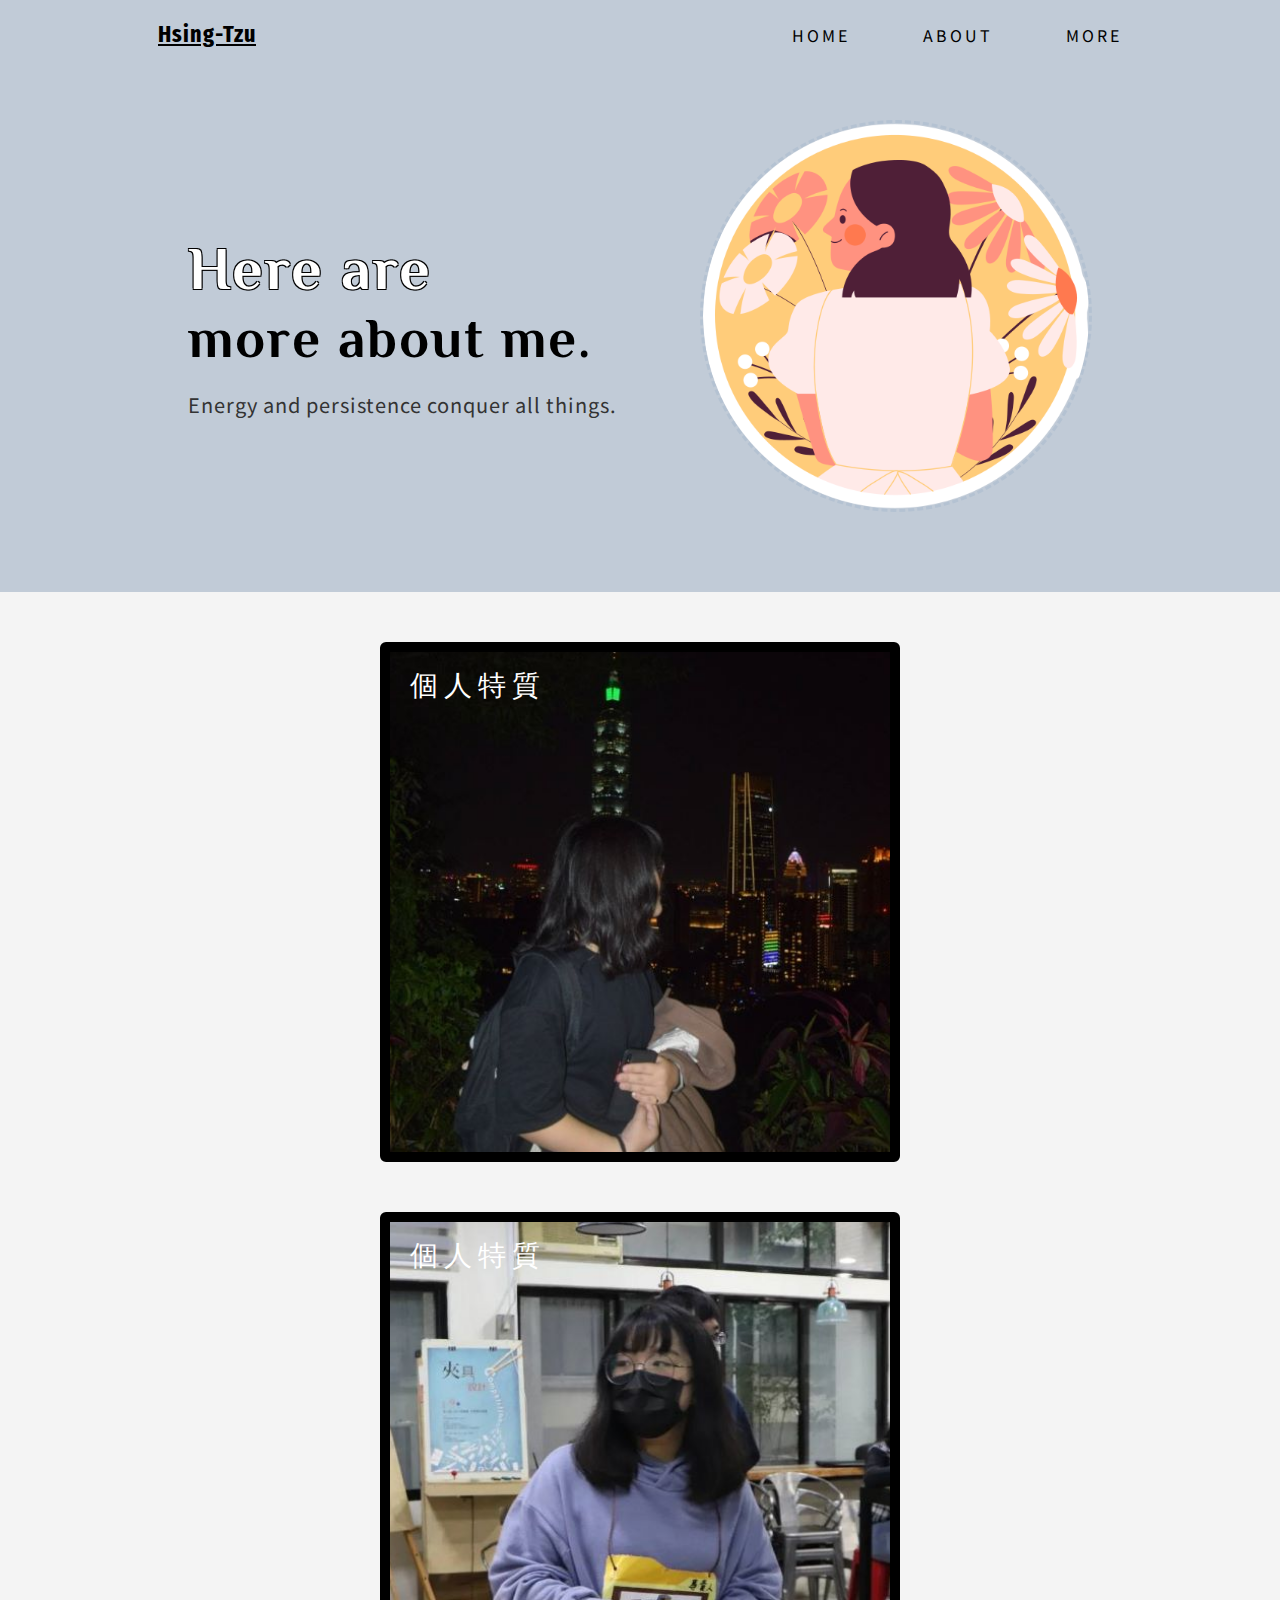
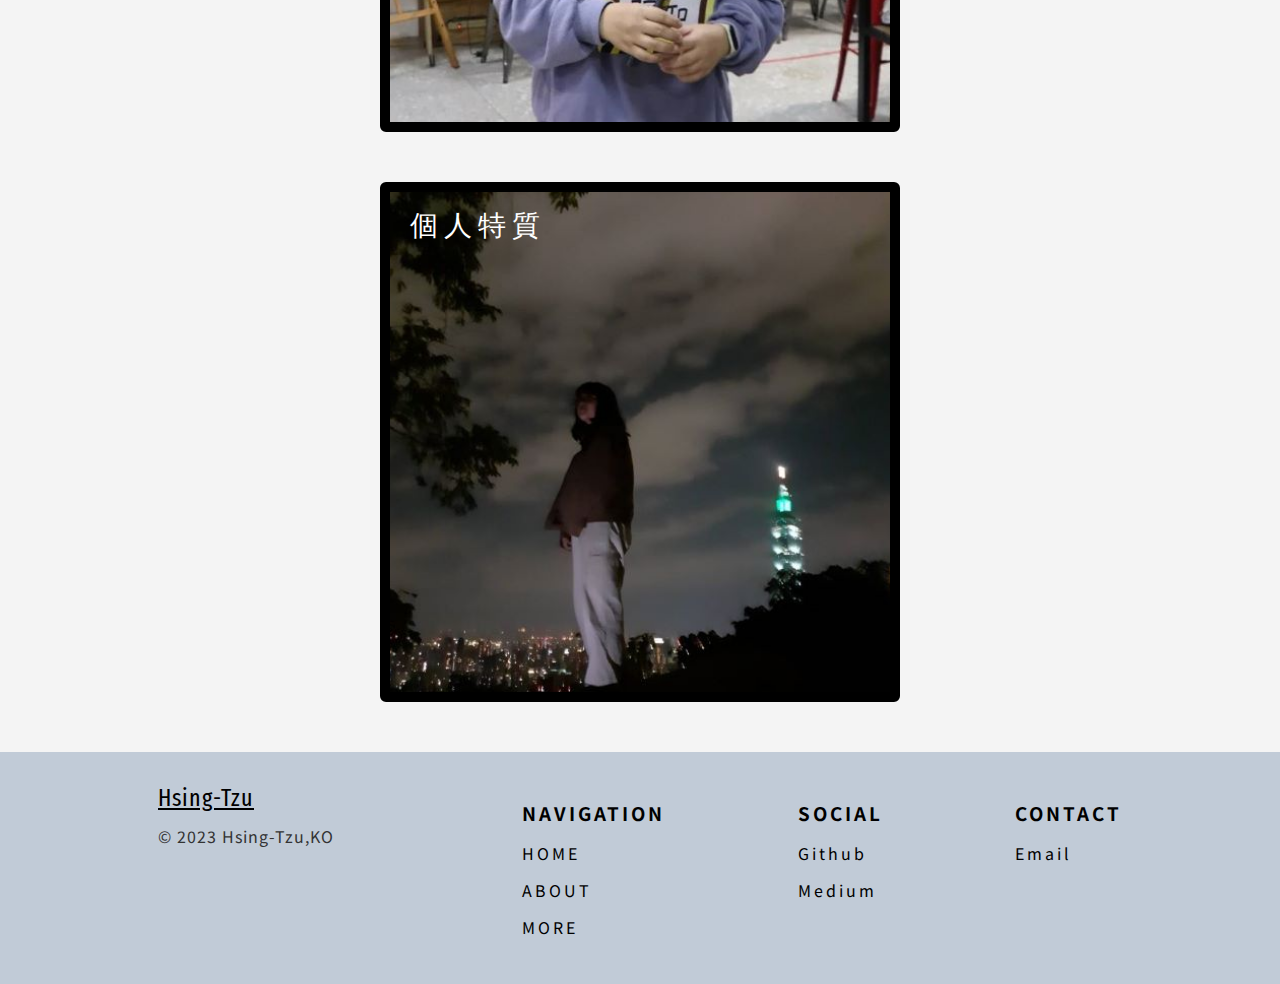
<file: personality/index.html>
<!DOCTYPE html>
<html>

<head>
    <title>Hsing-Tzu's personality</title>
    <link rel="stylesheet" href="css/pstyle.css">
    <meta charset="UTF-8" />
    <meta name="viewport" content="width=device-width, initial-scale = 1.0">
</head>

<body>
    <header>
        <div id="header-content" class="header-content wrapper-content">
            <h1 class="logo">Hsing-Tzu</h1>
            <div id="hamburger" class="wrapper-hamburger">
                <div class="cross-button-top cross-button"></div>
                <div class="cross-button-bottom cross-button"></div>
            </div>
            <nav class="header-nav">
                <a href="https://hsing-tzu.github.io/Hsing-Tzu/" class="link-text">HOME</a>
                <a href="https://hsing-tzu.github.io/Hsing-Tzu/#secondary-content" class="link-text">ABOUT</a>
                <a href="#header-content" class="link-text">MORE</a>
            </nav>
        </div>
        <section class="section-primary">
            <div class="primary-content wrapper-content">
                <div class="wrapper-primary-text">
                    <h2 class="primary__title section__title"><span class="section__title">
                            Here are</span><br> more about me.
                    </h2>
                    <p class="primary__text">Energy and persistence conquer all things.
                    </p>
                </div>
                <img class="primary__main-img" src="image/spring.png" alt="">
            </div>
        </section>
    </header>
    <main>
        <section class="section-more">
            <div class="secondary-content wrapper-content">
                <div class="wrapper-about">
                    <div class="photo_container fade">
                        <div class="label">個人特質</div>
                        <div class="photo">
                            <img src="image/1.jpg" alt="">
                        </div>
                        <div class="description">
                            <div class="photo_title">勇於挑戰自我<br>迎接所有挑戰</div>
                            <p>科技不只可以方便生活，更是挑戰自我的途徑。在資訊世界遊走，總是會碰到一些瓶頸，每當遇到困難時，我一試再試，儘管結果不如所想，也會越挫越勇。在這樣的過程，培養出我對資訊的熱忱，更讓我知道一味地放棄，會成為人生的絆腳石。
                            </p>
                        </div>
                    </div>
                </div>
                <div class="wrapper-about">
                    <div class="photo_container fade">
                        <div class="label">個人特質</div>
                        <div class="photo">
                            <img src="image/2.jpg" alt="">
                        </div>
                        <div class="description">
                            <div class="photo_title">除了善解人意<br>也會熱心助人</div>
                            <p>因為喜愛觀察、關心身邊的人群和事物；時常詢問身邊的人是否需要幫忙，喜歡忙碌和充實的生活，雖然偶爾會變得狼狽不堪，但當問題迎刃而解，總會覺得一切都是值得的。</p>
                        </div>
                    </div>
                </div>
                <div class="wrapper-about">
                    <div class="photo_container fade">
                        <div class="label">個人特質</div>
                        <div class="photo">
                            <img src="image/3.jpg" alt="">
                        </div>
                        <div class="description">
                            <div class="photo_title">努力積極樂觀<br>態度决定高度</div>
                            <p>面對困難時，我都堅信著「烏雲後面仍是燦爛的晴天」，唯一需要做的事情是努力不輟。</p>
                        </div>
                    </div>
                </div>
            </div>
        </section>

    </main>
    <footer>
        <div class="footer-content wrapper-content">
            <div>
                <div class="logo">Hsing-Tzu</div>
                <div class="footer__license">© 2023 Hsing-Tzu,KO</div>
            </div>
            <nav>
                <div class="footer-nav-list">
                    <h3 class="footer-nav-list__title">NAVIGATION</h3>
                    <a href="#header-content" class="footer-nav-list__text link-text">HOME</a>
                    <a href="#secondary-content" class="footer-nav-list__text link-text">ABOUT</a>
                    <a href="" class="footer-nav-list__text link-text">MORE</a>
                </div>
                <div class="footer-nav-list">
                    <h3 class="footer-nav-list__title">SOCIAL</h3>
                    <a href="https://github.com/Hsing-Tzu" class="footer-nav-list__text link-text">Github</a>
                    <a href="https://medium.com/@daisyko1234" class="footer-nav-list__text link-text">Medium</a>
                </div>
                <div class="footer-nav-list">
                    <h3 class="footer-nav-list__title">CONTACT</h3>
                    <a href="mailto:daisyko1234@gmail.com" class="footer-nav-list__text link-text">Email</a>
                </div>
            </nav>
        </div>
    </footer>
</body>



</html>
</file>
<file: personality/css/pstyle.css>
@import url("https://fonts.googleapis.com/css2?family=Noto+Sans+TC:wght@400;500;700&family=Fira+Sans+Extra+Condensed:ital,wght@1,700&family=Philosopher:wght@700&display=swap");
body {
  margin: 0;
  font-family: "Noto sans TC", sans-serif;
  letter-spacing: 1px;
  color: #333;
  line-height: 1.4;
}

a {
  text-decoration: none;
  color: #000;
}

.wrapper-content {
  box-sizing: border-box;
  position: relative;
  width: 100%;
  max-width: 1024px;
  margin: 0 auto;
}

/* primary */

.primary-content {
  background-color: #c1cbd7;
  display: flex;
  justify-content: space-evenly;
  align-items: center;
  padding-top: 50px;
  padding-bottom: 80px;
  padding-left: 30px;
  padding-right: 30px;
}

.wrapper-primary-text {
  width: 50%;
}

.primary__main-img {
  width: 40%;
  height: 100%;
  border-radius:70%;
  border-color:#b4c2d2;
  border-style: dashed;
}

.section__title {
  font-family: "Philosopher";
  font-weight: bold;
  color: #000;
  letter-spacing: 2px;
  line-height: 1.2;
}

.primary__title {
  font-size: 55px;
  margin-bottom: 20px;
  animation: typewriter 4s steps(23) infinite, blink 0.5s steps(23) infinite;
}

.primary__title > span {
  color: white;
  font-size: 60px;
  text-shadow: -1px -1px 0 #000, 1px -1px 0 #000, -1px 1px 0 #000,
    1px 1px 0 #000;
}



.primary__text {
  margin-bottom: 25px;
  font-size: 20px;
}

.link-button {
  display: inline-block;
  letter-spacing: 2px;
  background-color: #000;
  color: white;
  border-radius: 3px;
  padding: 10px 20px;
}

.link-button:hover {
  background-color:#6bacc6;;
  transition: all 0.2s;
}

.primary__link-button {
  margin-bottom: 40px;
}

.primary__social {
  width: 100px;
  display: flex;
  justify-content: space-between;
  align-items: center;
}

@media screen and (max-width: 1023px) and (min-width: 768px) {
  .primary-content {
    padding-bottom: 0;
  }

  .wrapper-primary-text {
    width: 50%;
    padding-bottom: 80px;
  }

  .primary__main-img {
    width: 40%;

    align-self: flex-end;
  }
}

@media screen and (max-width: 767px) {
  .primary-content {
    flex-direction: column;
    padding-bottom: 0;
    padding-top: 70px;
  }
  .wrapper-primary-text {
    width: 90%;
  }

  .primary__title {
    font-size: 48px;
  }

  .primary__social {
    display: none;
  }

  .primary__main-img {
    width: 80%;
    align-self: center;
  }
}

@media screen and (max-width: 1023px) {
  .wrapper-content {
    max-width: auto;
  }
}

header,
.section-primary,
footer {
  background-color: #c1cbd7;
}

.header-content {
  width: 100%;
  background-color: #c1cbd7;
  height: 70px;
  padding-left: 30px;
  padding-right: 30px;
  display: flex;
  justify-content: space-between;
  align-items: center;
}

.logo {
  font-family: "Fira Sans Extra Condensed", sans-serif;
  color: #000;
  font-size: 24px;
  text-decoration: underline;
}

.header-nav {
  width: 330px;
  display: flex;
  justify-content: space-between;
}

.link-text {
  letter-spacing: 3px;
}

.link-text:hover {
  transition: all 0.2s;
  color: #6bacc6;;
}

@media screen and (max-width: 767px) {
  /* header {
    position: fixed;
    z-index: 10;
    width: 100%;
  } */

  .header-content {
    transition: background-color 0.2s;
  }

  .wrapper-hamburger {
    height: 15px;
    display: flex;
    flex-direction: column;
    justify-content: space-between;
    cursor: pointer;
  }

  .cross-button {
    width: 30px;
    height: 3px;
    background-color: #333;
    transition: all 0.2s;
  }

  .header-nav {
    display: none;
  }

  .header-content_active {
    background-color: #333;
    height: 100vh;
    display: flex;
    flex-wrap: wrap;
    justify-content: space-between;
    align-content: flex-start;
    align-items: center;
    padding-bottom: 20px;
  }

  .header-content_active .header-nav {
    width: 100%;
    display: flex;
    flex-direction: column;
    align-items: center;
    margin-top: 20vh;
  }

  .header-content_active .logo {
    color: white;
  }

  .header-content_active .link-text {
    color: white;
    font-size: 36px;
    margin-bottom: 50px;
  }

  .header-content_active .wrapper-hamburger {
    height: 30px;
    justify-content: center;
  }

  .header-content_active .cross-button {
    background-color: white;
  }

  .header-content_active .cross-button-top {
    transform: rotate(45deg) translateY(2px);
  }

  .header-content_active .cross-button-bottom {
    transform: rotate(-45deg) translateY(-2px);
  }
}



.photo_container.fade{
    background: #334006;
    border: 10px solid #000;
    border-radius: 6px;
    height: 500px;
    margin: 0 auto;
    overflow: hidden;
    position: relative;
    width: 500px;
  }
  
  .photo_container.fade *{
    -moz-transition: all 0.5s ease;
    -ms-transition: all 0.5s ease;
    -webkit-transition: all 0.5s ease;
    transition: all 0.5s ease;
  }
  
  .photo_container.fade img {
    height: 520px;
    margin: -10px 0 0 -10px;
    width: 520px;
  }
  
  .photo_container.fade.hover .photo img,
  .photo_container.fade:hover .photo img{
    height: 500px;
    margin: 0 ;
    opacity: 0.5;
    width: 500px;
  }
  
  .photo_container.fade .label {
    color: #fff;
    font-family: "Ryumin Ultra KL", serif;
    font-size: 28px;
    left: 20px;
    letter-spacing: 6px;
    opacity: 1;
    position: absolute;
    top: 14px;
    z-index: 999;
  }
  
  
  .photo_container.fade .description {
    color: #fff;
    left: 0;
    opacity: 0;
    position: absolute;
    -moz-transform: scale(0.95);
    -ms-transform: scale(0.95);
    -webkit-transform: scale(0.95);
    text-align: left;
    top: 100px;
    transform: scale(0.95);
    width: 500px;
  }
  
  .photo_container.fade.hover .description,
  .photo_container.fade:hover .description {
    opacity: 1;
    -moz-transform: scale(1);
    -ms-transform: scale(1);
    -webkit-transform: scale(1);
   transform: scale(1);
  }
  
  .photo_container.fade .description .photo_title{
    border-bottom : 4px solid #fff;
    font-family: "Ryumin Ultra KL", serif;
    font-size: 48px;
    margin: 0 20px 10px 20px;
    padding-bottom: 10px;
  }
  
  .photo_container.fade .description p{
    font-family: "Ryumin Medium", serif;
    font-size: 24px;
    margin: 0;
    padding: 20px;
  }

@media screen and (max-width: 1023px) and (min-width: 768px) {
  .primary-content {
    padding-bottom: 0;
  }

  .wrapper-primary-text {
    width: 50%;
    padding-bottom: 80px;
  }

  .primary__main-img {
    width: 50%;
    align-self: flex-end;
  }
}

@media screen and (max-width: 767px) {
  .primary-content {
    flex-direction: column;
    padding-bottom: 0;
    padding-top: 70px;
  }
  .wrapper-primary-text {
    width: 90%;
  }

  .primary__title {
    font-size: 48px;
  }

  .primary__social {
    display: none;
  }

  .primary__main-img {
    width: 50%;
    align-self: center;
  }
}

/* about me */

.secondary-content {
  padding-top: 50px;
  display: flex;
  flex-direction: column;
  align-items: center;
}

.wrapper-about_me {
  width: 95%;
  display: flex;
  justify-content: space-between;
}

.secondary__title {
  font-size: 36px;
  margin-bottom: 50px;
}

.about__title {
  font-size: 24px;
  margin-top: 20px;
  margin-bottom: 10px;
}

.about__position {
  height: 46px;
  color: #777;
  margin-bottom: 10px;
}



@media screen and (max-width: 1023px) and (min-width: 768px) {
  .wrapper-about {
    width: 600px;
    flex-direction: column;
    justify-content: flex-start;
  }
  .wrapper-about {
    display: flex;
    margin-bottom: 50px;
  }
  .wrapper-about-text {
    display: flex;
    flex-direction: column;
    align-items: flex-start;
    margin-left: 30px;
  }
  .about__title {
    margin-top: 0;
  }
}

@media screen and (max-width: 767px) {
  .secondary__title {
    font-size: 28px;
  }
  .wrapper-about_me {
    width: 300px;
    flex-direction: column;
  }
  .about__title {
    font-size: 20px;
  }
  
}

.wrapper-about {
    margin-bottom: 50px;
  }



/* footer */

/* footer {
  margin-top: 100px;
} */

.footer-content {
  background-color: #c1cbd7;
  padding: 30px;
  display: flex;
  justify-content: space-between;
}

footer nav {
  width: 600px;
  display: flex;
  justify-content: space-between;
}

.footer-nav-list {
  color: #000;
  display: flex;
  flex-direction: column;
}

.footer__license {
  margin-top: 10px;
}

.footer-nav-list__title {
  font-weight: bold;
  margin-bottom: 15px;
  letter-spacing: 3px;
}

.footer-nav-list__text {
  margin-bottom: 15px;
}

@media screen and (max-width: 1023px) and (min-width: 768px) {
  .footer-content {
    flex-direction: column;
    justify-content: flex-start;
    width: fit-content;
  }

  footer nav {
    margin-top: 30px;
  }
}

@media screen and (max-width: 767px) {
  .footer-content {
    width: 100%;
    flex-direction: column;
    justify-content: flex-start;
  }

  footer nav {
    width: 100%;
    flex-direction: column;
    margin-top: 30px;
  }

  .footer-nav-list {
    margin-top: 30px;
  }
}

.section-more{
  background-color: #f4f4f4;
}
</file>
